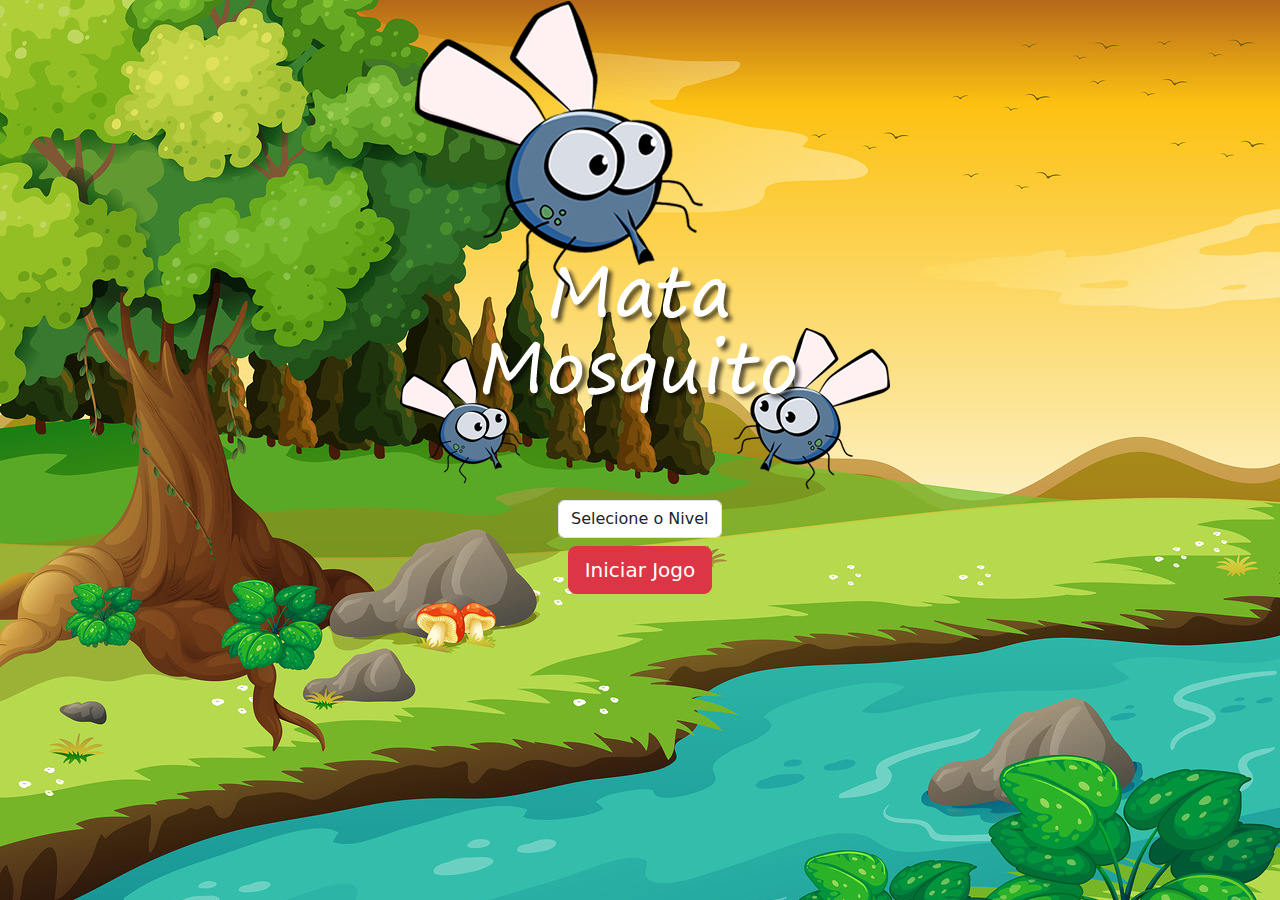
<file: index.html>
<!DOCTYPE html>
<html lang="en">
<head>
    <meta charset="UTF-8">
    <meta name="viewport" content="width=device-width, initial-scale=1.0">

    <link href="https://cdn.jsdelivr.net/npm/bootstrap@5.3.3/dist/css/bootstrap.min.css" rel="stylesheet" integrity="sha384-QWTKZyjpPEjISv5WaRU9OFeRpok6YctnYmDr5pNlyT2bRjXh0JMhjY6hW+ALEwIH" crossorigin="anonymous">

    <link rel="stylesheet" href="/Docs/estilo/estilo.css">

    <script>
        function iniciar_jogo(){
            var nivel = document.getElementById('nivel').value

            if(nivel ===''){
                alert('Nivel nao selecionado');
                alert('Selecione um nivel para começar o jogo')
                return false
            }
                alert(nivel)
                
                window.location.href = "app.html?" + nivel
                

            
        }
    </script>

    <title>Document</title>
</head>
<body>

    <!--Imagem de Fundo-->


    <div class="container">
        <div class="row">
            <div class="col">
                <div class="d-flex justify-content-center">
                        <img src="Assets/Imagens/game.png" alt="" srcset="">

                </div>

            </div>
        </div>
        
        <!--Seleção de Nível-->
        <div class="row">
            <div class="col">
                <div class="d-flex justify-content-center">
                    
                    <div class="mb-2">
                        <select class="form-control" id="nivel">                     

                            <option value="">Selecione o Nivel</option>
                            <option value="normal">Normal</option>
                            <option value="medio">Médio</option>
                            <option value="dificil">Dificil</option>

                        </select>
                    </div>

                </div>

            </div>
        </div>

        <!--Botão Iniciar-->
        
        <div class="col">
            <div class="d-flex justify-content-center">
                    <button type="button" class="btn btn-danger btn-lg" onclick="iniciar_jogo()">Iniciar Jogo</button>

            </div>

        </div>




    </div>
    
</body>
</html>
</file>
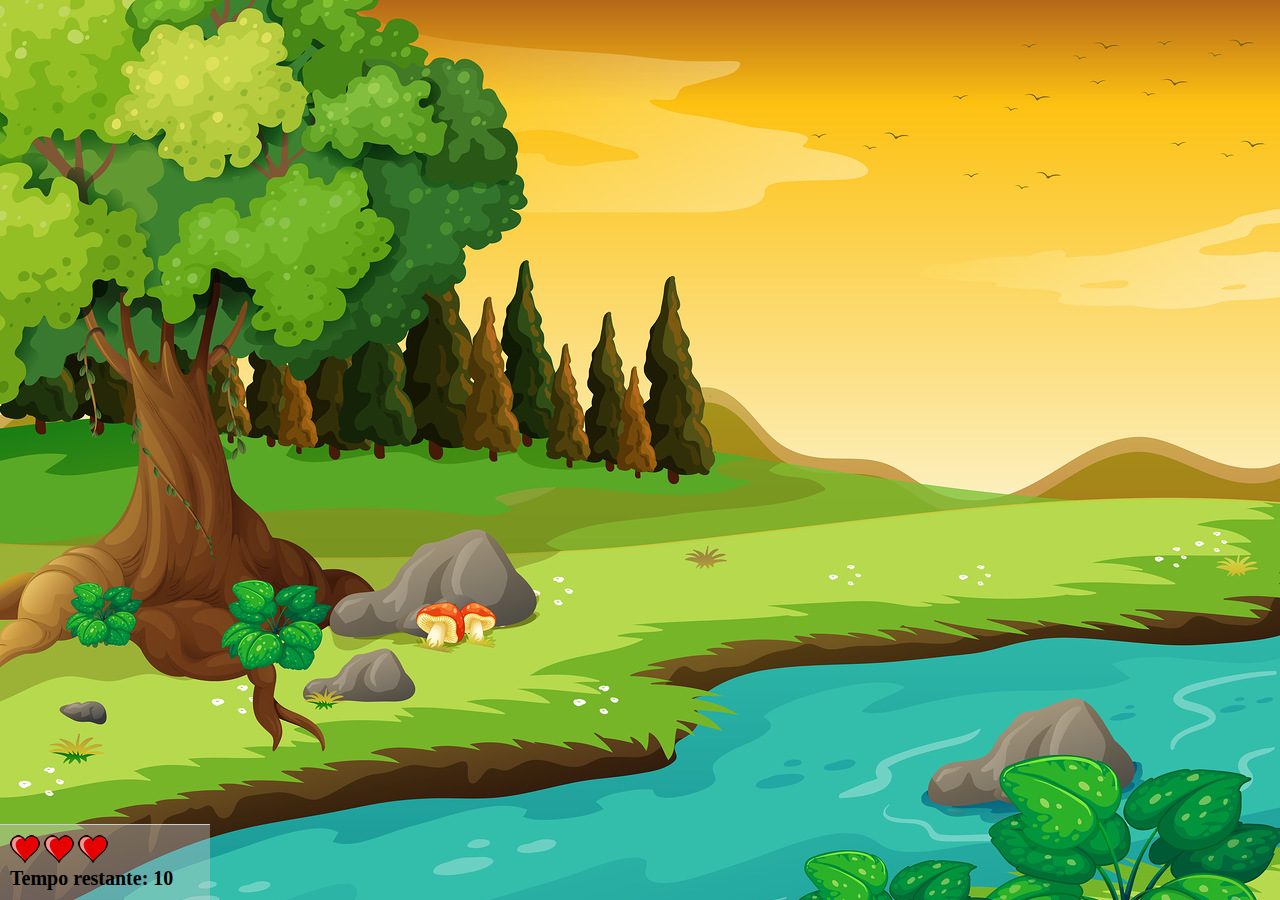
<file: app.html>
<!DOCTYPE html>
<html lang="en">
<head>
    <meta charset="UTF-8">
    <meta name="viewport" content="width=device-width, initial-scale=1.0">
    <title>Document</title>

    <!--JavaScript-->

<script src="/Docs/engine/jogo.js"></script>

    
    <!--CSS-->
    
    <link rel="stylesheet" href="/Docs/estilo/estilo.css">
    

    
</head>



<body onresize="ajusta_tamanho_palco_jogo()">

    <div class="painel">
        <div class="vidas">
            <img id="vida_1" src="Assets/Imagens/coracao_cheio.png" alt="" srcset="">

            <img id="vida_2" src="Assets/Imagens/coracao_cheio.png" alt="" srcset="">

            <img id="vida_3" src="Assets/Imagens/coracao_cheio.png" alt="" srcset="">
        </div>

        <div class="cronometro">Tempo restante: <span id='cronometro'></span>

        </div>
    </div>
    
    
    
</body>
</html>




<script>
    
    document.getElementById('cronometro').innerHTML = tempo

    var cria_mosquito = setInterval(function(){
        posicao_aleatoria();
    },cria_mosquito_tempo)
</script>
</file>
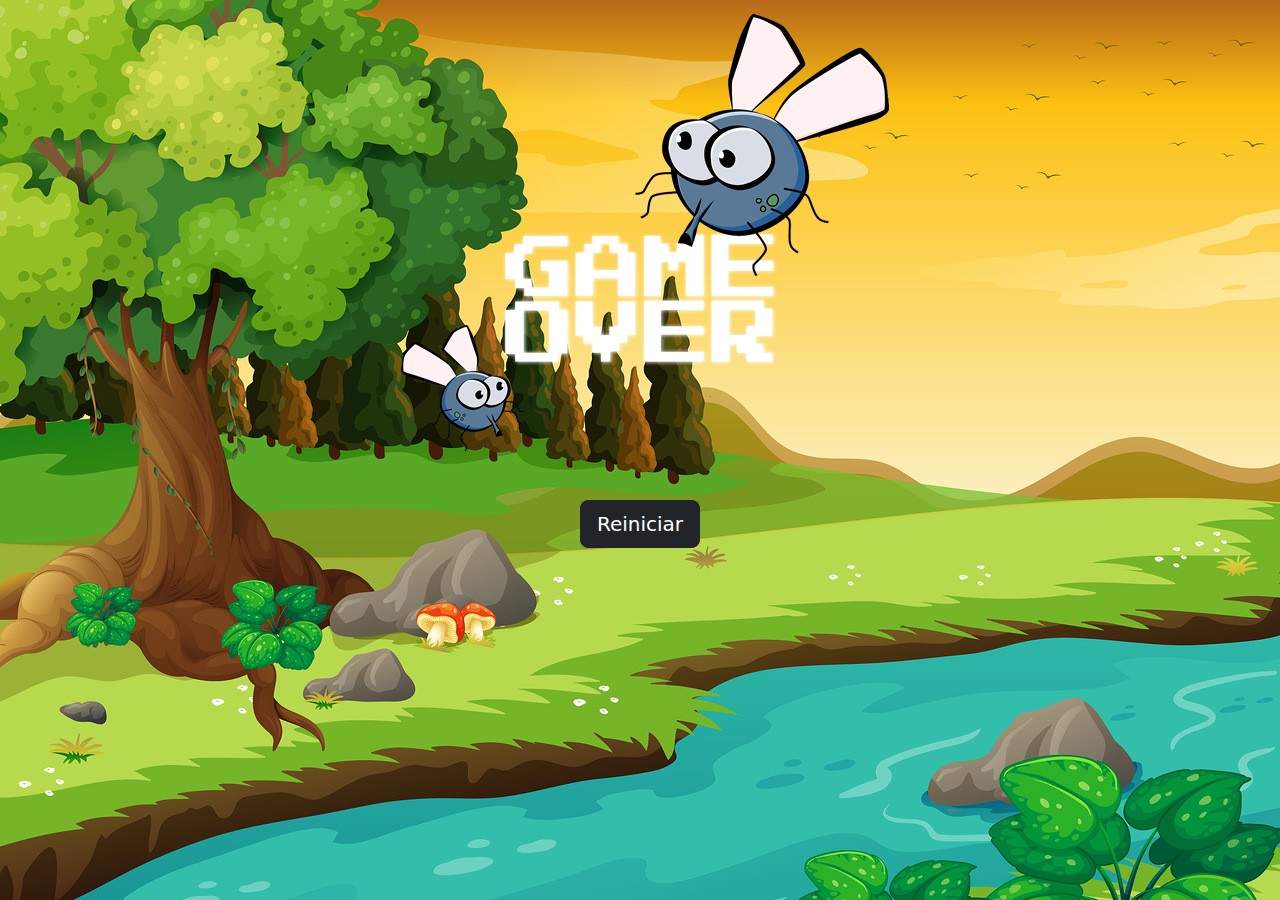
<file: fim_de_jogo.html>
<!DOCTYPE html>
<html lang="en">
<head>
    <meta charset="UTF-8">
    <meta name="viewport" content="width=device-width, initial-scale=1.0">

    <link href="https://cdn.jsdelivr.net/npm/bootstrap@5.3.3/dist/css/bootstrap.min.css" rel="stylesheet" integrity="sha384-QWTKZyjpPEjISv5WaRU9OFeRpok6YctnYmDr5pNlyT2bRjXh0JMhjY6hW+ALEwIH" crossorigin="anonymous">

    <link rel="stylesheet" href="/Docs/estilo/estilo.css">

    <title>Document</title>
</head>
<body>


    <div class="container">
        <div class="row">
            <div class="col">
                <div class="d-flex justify-content-center">
                        <img src="Assets/Imagens/game_over.png" alt="" srcset="">

                </div>

            </div>
        </div>


        <div class="col">
            <div class="d-flex justify-content-center">
                    <button type="button" class="btn btn-dark btn-lg" onclick="window.location.href ='index.html'">Reiniciar</button>

            </div>

        </div>
    </div>
    
</body>
</html>
</file>
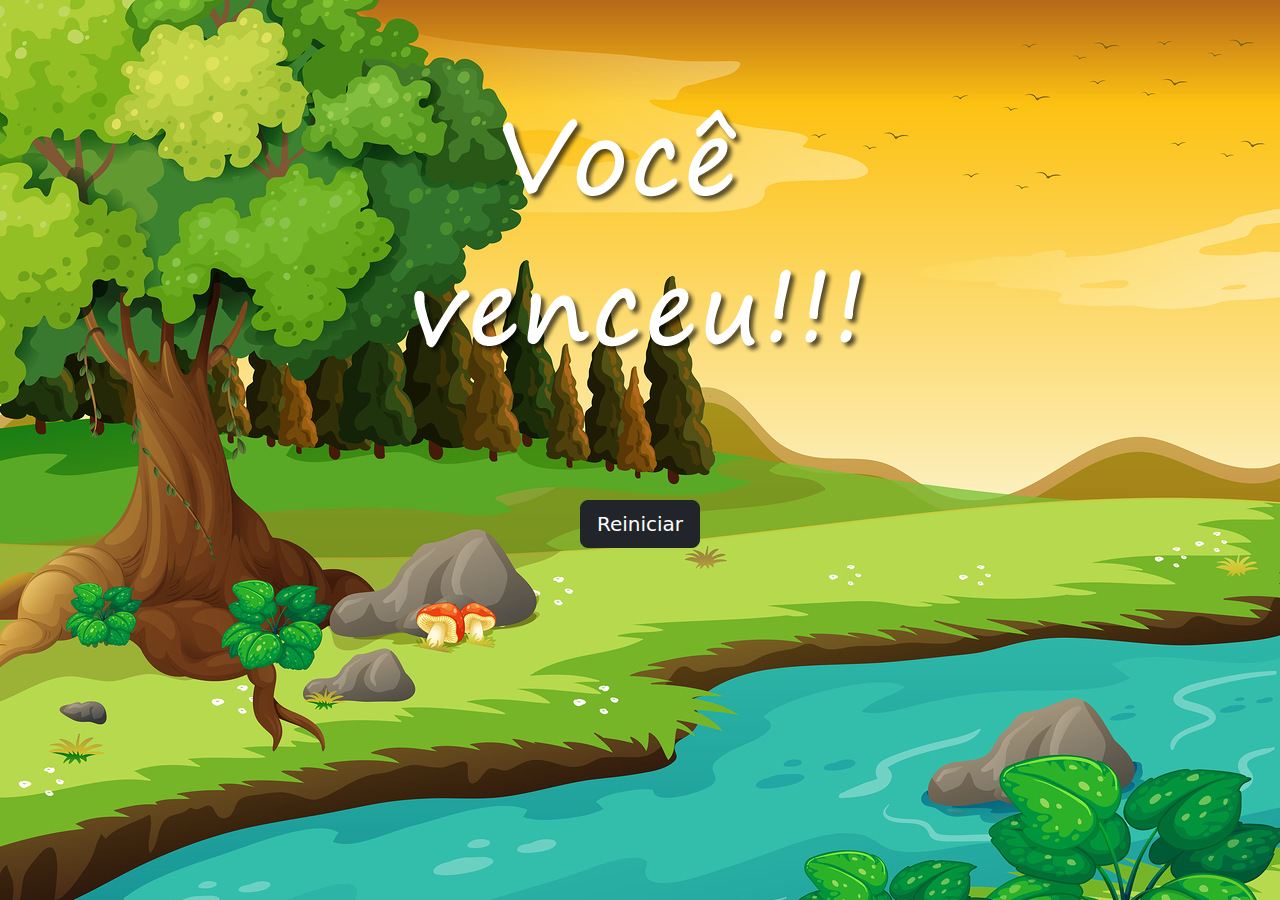
<file: vitoria.html>
<!DOCTYPE html>
<html lang="en">
<head>
    <meta charset="UTF-8">
    <meta name="viewport" content="width=device-width, initial-scale=1.0">

    <link href="https://cdn.jsdelivr.net/npm/bootstrap@5.3.3/dist/css/bootstrap.min.css" rel="stylesheet" integrity="sha384-QWTKZyjpPEjISv5WaRU9OFeRpok6YctnYmDr5pNlyT2bRjXh0JMhjY6hW+ALEwIH" crossorigin="anonymous">

    <link rel="stylesheet" href="/Docs/estilo/estilo.css">

    <title>Document</title>
</head>
<body>


    <div class="container">
        <div class="row">
            <div class="col">
                <div class="d-flex justify-content-center">
                        <img src="Assets/Imagens/vitoria.png" alt="" srcset="">

                </div>

            </div>
        </div>


        <div class="col">
            <div class="d-flex justify-content-center">
                    <button type="button" class="btn btn-dark btn-lg" onclick="window.location.href ='index.html'">Reiniciar</button>

            </div>

        </div>
    </div>
    
</body>
</html>
</file>
<file: Docs/estilo/estilo.css>
html{
    cursor: url(/Assets/Imagens/mata_mosquito.png) 30 30 auto;
}

body{
    background: url(/Assets/Imagens/bg.jpg) no-repeat;
    background-size: 100%;
}

.mosquito_1{
    width: 25px;
    height: 25px;
}

.mosquito_2{
    width: 100px;
    height: 100px;
}

.mosquito_3{
    width: 150px;
    height: 150px;
}

.lado_A{
    transform:  scaleX(1);
}

.lado_B{
    transform:  scaleX(-1);
}
.lado_C{
    transform: scaleY(1);
}

.lado_D{
    transform: scaleY(-1);
}


.painel{
    position: absolute;
    width: 190px;
    padding: 10px;
    left: 0px;
    bottom: 0px;
    border-top: solid 1px #ccc;
    background-color: #cccccc65;
}

.vidas{
    float: left;
}

.cronometro{
    float: left;
    font-size: 20px;
    font-weight: bold;
}
</file>
